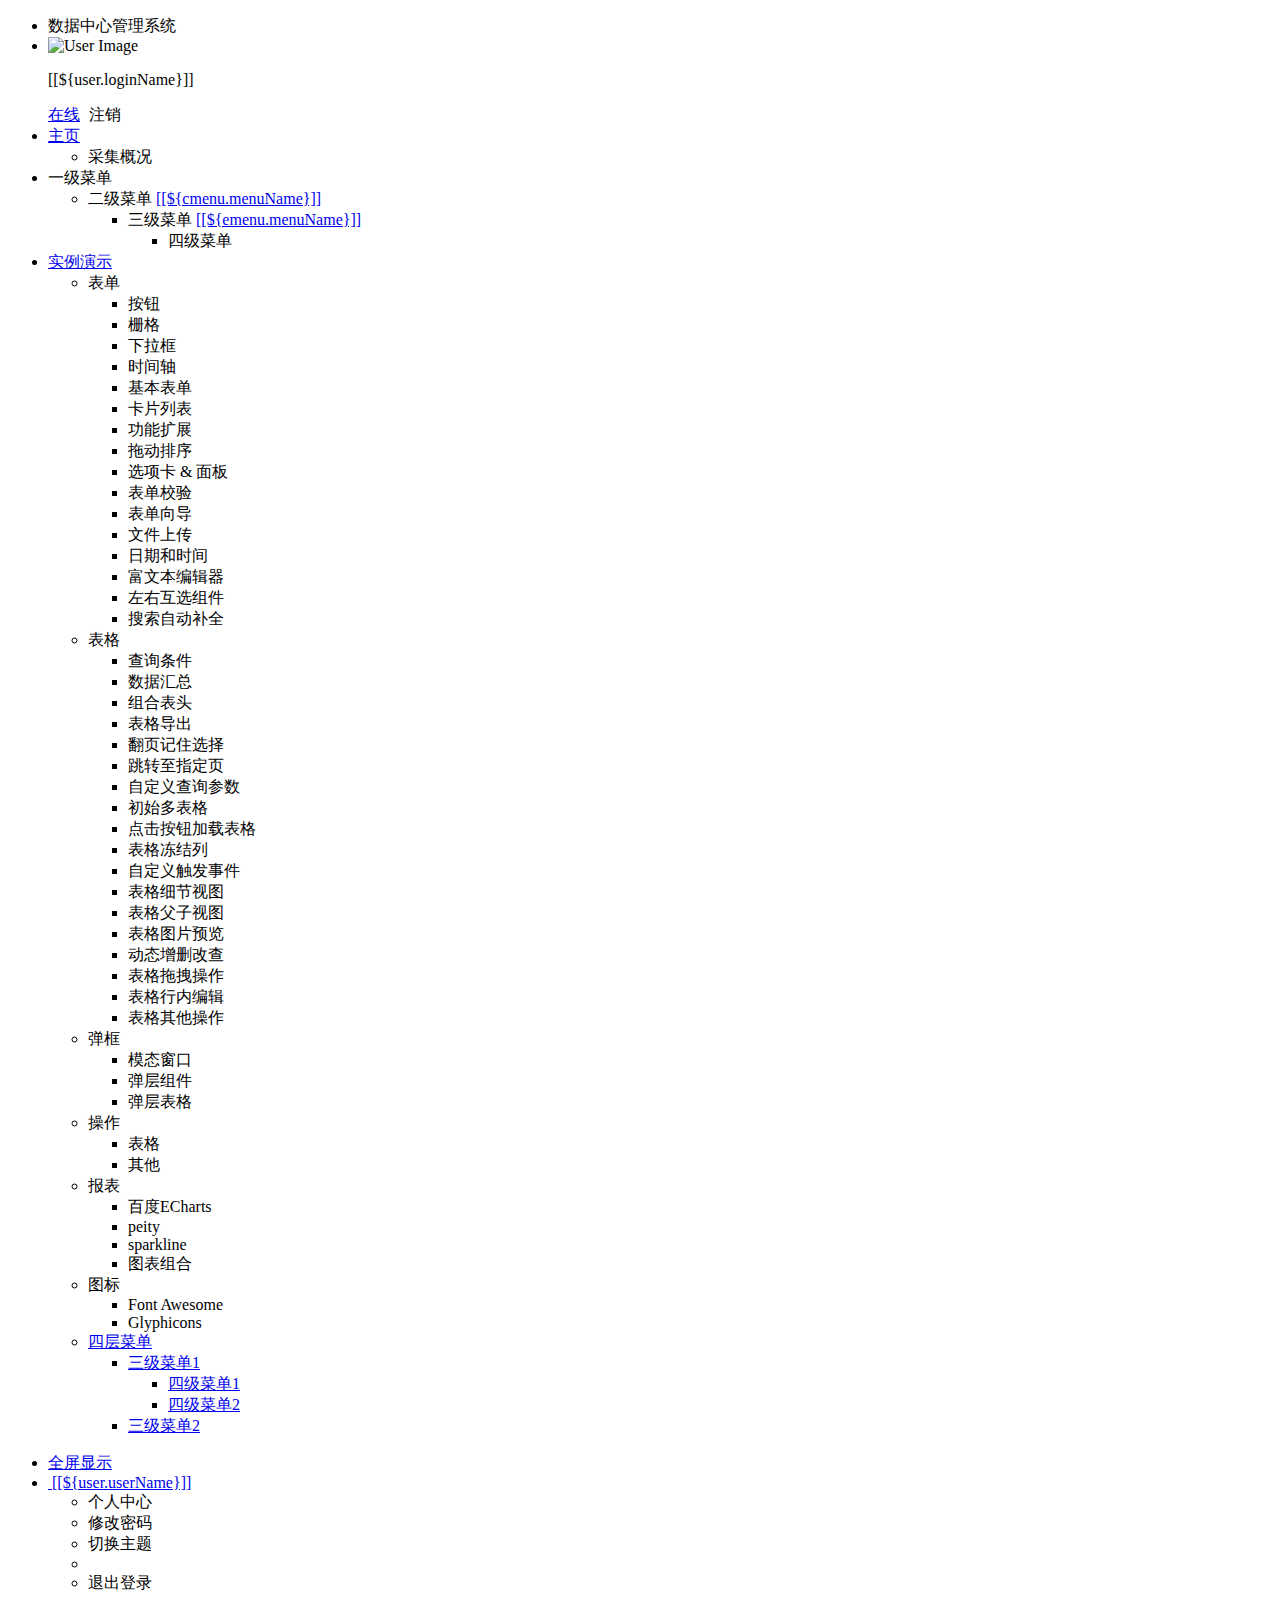
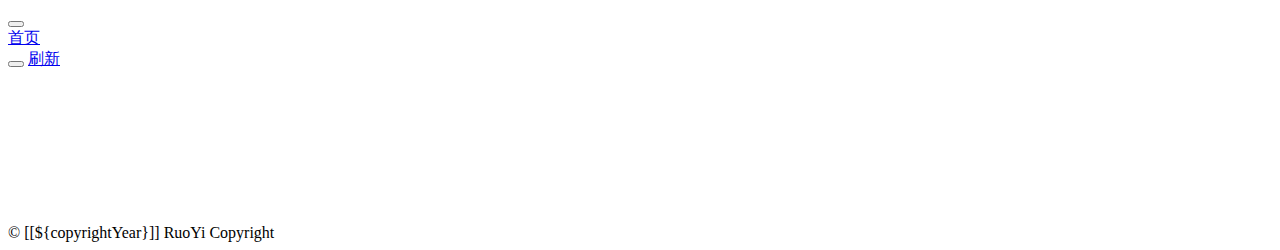
<file: src/main/resources/templates/index.html>
<!DOCTYPE html>
<html  lang="zh" xmlns:th="http://www.thymeleaf.org">
<head>
    <meta charset="utf-8">
    <meta name="viewport" content="width=device-width, initial-scale=1.0">
    <meta name="renderer" content="webkit">
    <title>系统首页</title>
    <!--[if lt IE 9]>
    <meta http-equiv="refresh" content="0;ie.html"/>
    <![endif]-->
    <link th:href="@{favicon.ico}" rel="stylesheet"/>
    <link th:href="@{/css/bootstrap.min.css}" rel="stylesheet"/>
    <link th:href="@{/css/jquery.contextMenu.min.css}" rel="stylesheet"/>
    <link th:href="@{/css/font-awesome.min.css}" rel="stylesheet"/>
    <link th:href="@{/css/animate.css}" rel="stylesheet"/>
    <link th:href="@{/css/style.css}" rel="stylesheet"/>
    <link th:href="@{/css/skins.css}" rel="stylesheet"/>
    <link th:href="@{/ruoyi/css/ry-ui.css?v=4.1.0}" rel="stylesheet"/>
</head>
<body class="fixed-sidebar full-height-layout gray-bg" style="overflow: hidden">
<div id="wrapper">

    <!--左侧导航开始-->
    <nav class="navbar-default navbar-static-side" role="navigation">
        <div class="nav-close">
            <i class="fa fa-times-circle"></i>
        </div>
        <div class="sidebar-collapse">
            <ul class="nav" id="side-menu">
                <a th:href="@{/index}">
                  <li class="logo">
				    <span class="logo-lg" >数据中心管理系统</span> 
            	  </li>
            	</a>
            	<li>
            		<div class="user-panel">
            			<a class="menuItem" title="个人中心" th:href="@{/system/user/profile}"> 
            				<div class="hide" th:text="个人中心"></div>
					        <div class="pull-left image">
		                    	<img th:src="(${user.avatar} == '') ? @{/img/profile.jpg} : @{${user.avatar}}" class="img-circle" alt="User Image">
					        </div>
				        </a>
				        <div class="pull-left info">
				          <p>[[${user.loginName}]]</p>
				          <a href="#"><i class="fa fa-circle text-success"></i> 在线</a>
				          <a th:href="@{logout}" style="padding-left:5px;"><i class="fa fa-sign-out text-danger"></i> 注销</a>
				        </div>
				    </div>
            	</li>
                <li>
                    <a href="#"><i class="fa fa-home"></i> <span class="nav-label">主页</span> <span class="fa arrow"></span></a>
                    <ul class="nav nav-second-level">
                        <li><a class="menuItem" th:href="@{/system/main}">采集概况</a></li>
                    </ul>
                </li>
                <li th:each="menu : ${menus}">
                	<a th:class="@{${menu.url != '' && menu.url != '#'} ? ${menu.target}}" th:href="@{${menu.url == ''} ? |#| : ${menu.url}}">
                		<i class="fa fa-bar-chart-o" th:class="${menu.icon}"></i>
                    	<span class="nav-label" th:text="${menu.menuName}">一级菜单</span> 
                    	<span th:class="${menu.url == '' || menu.url == '#'} ? |fa arrow|"></span>
                	</a>
                    <ul class="nav nav-second-level collapse">
						<li th:each="cmenu : ${menu.children}">
							<a th:if="${#lists.isEmpty(cmenu.children)}" th:class="${cmenu.target == ''} ? |menuItem| : ${cmenu.target}" th:utext="${cmenu.menuName}" th:href="@{${cmenu.url}}">二级菜单</a>
							<a th:if="${not #lists.isEmpty(cmenu.children)}" href="#">[[${cmenu.menuName}]]<span class="fa arrow"></span></a>
							<ul th:if="${not #lists.isEmpty(cmenu.children)}" class="nav nav-third-level">
								<li th:each="emenu : ${cmenu.children}">
								    <a th:if="${#lists.isEmpty(emenu.children)}" th:class="${emenu.target == ''} ? |menuItem| : ${emenu.target}" th:text="${emenu.menuName}" th:href="@{${emenu.url}}">三级菜单</a>
								    <a th:if="${not #lists.isEmpty(emenu.children)}" href="#">[[${emenu.menuName}]]<span class="fa arrow"></span></a>
								    <ul th:if="${not #lists.isEmpty(emenu.children)}" class="nav nav-four-level">
								      	<li th:each="fmenu : ${emenu.children}"><a th:if="${#lists.isEmpty(fmenu.children)}" th:class="${fmenu.target == ''} ? |menuItem| : ${fmenu.target}" th:text="${fmenu.menuName}" th:href="@{${fmenu.url}}">四级菜单</a></li>
								    </ul>
								</li>
							</ul>
						</li>
					</ul>
                </li>
                <li th:if="${demoEnabled}">
                    <a href="#"><i class="fa fa-desktop"></i><span class="nav-label">实例演示</span><span class="fa arrow"></span></a>
                    <ul class="nav nav-second-level collapse">
                        <li> <a>表单<span class="fa arrow"></span></a>
                            <ul class="nav nav-third-level">
								<li><a class="menuItem" th:href="@{/demo/form/button}">按钮</a></li>
								<li><a class="menuItem" th:href="@{/demo/form/grid}">栅格</a></li>
								<li><a class="menuItem" th:href="@{/demo/form/select}">下拉框</a></li>
								<li><a class="menuItem" th:href="@{/demo/form/timeline}">时间轴</a></li>
								<li><a class="menuItem" th:href="@{/demo/form/basic}">基本表单</a></li>
								<li><a class="menuItem" th:href="@{/demo/form/cards}">卡片列表</a></li>
								<li><a class="menuItem" th:href="@{/demo/form/jasny}">功能扩展</a></li>
								<li><a class="menuItem" th:href="@{/demo/form/sortable}">拖动排序</a></li>
								<li><a class="menuItem" th:href="@{/demo/form/tabs_panels}">选项卡 & 面板</a></li>
								<li><a class="menuItem" th:href="@{/demo/form/validate}">表单校验</a></li>
								<li><a class="menuItem" th:href="@{/demo/form/wizard}">表单向导</a></li>
								<li><a class="menuItem" th:href="@{/demo/form/upload}">文件上传</a></li>
								<li><a class="menuItem" th:href="@{/demo/form/datetime}">日期和时间</a></li>
								<li><a class="menuItem" th:href="@{/demo/form/summernote}">富文本编辑器</a></li>
								<li><a class="menuItem" th:href="@{/demo/form/duallistbox}">左右互选组件</a></li>
								<li><a class="menuItem" th:href="@{/demo/form/autocomplete}">搜索自动补全</a></li>
							</ul>
                        </li>
                        <li> <a>表格<span class="fa arrow"></span></a>
                            <ul class="nav nav-third-level">
								<li><a class="menuItem" th:href="@{/demo/table/search}">查询条件</a></li>
								<li><a class="menuItem" th:href="@{/demo/table/footer}">数据汇总</a></li>
								<li><a class="menuItem" th:href="@{/demo/table/groupHeader}">组合表头</a></li>
								<li><a class="menuItem" th:href="@{/demo/table/export}">表格导出</a></li>
								<li><a class="menuItem" th:href="@{/demo/table/remember}">翻页记住选择</a></li>
								<li><a class="menuItem" th:href="@{/demo/table/pageGo}">跳转至指定页</a></li>
								<li><a class="menuItem" th:href="@{/demo/table/params}">自定义查询参数</a></li>
								<li><a class="menuItem" th:href="@{/demo/table/multi}">初始多表格</a></li>
								<li><a class="menuItem" th:href="@{/demo/table/button}">点击按钮加载表格</a></li>
								<li><a class="menuItem" th:href="@{/demo/table/fixedColumns}">表格冻结列</a></li>
								<li><a class="menuItem" th:href="@{/demo/table/event}">自定义触发事件</a></li>
								<li><a class="menuItem" th:href="@{/demo/table/detail}">表格细节视图</a></li>
								<li><a class="menuItem" th:href="@{/demo/table/child}">表格父子视图</a></li>
								<li><a class="menuItem" th:href="@{/demo/table/image}">表格图片预览</a></li>
								<li><a class="menuItem" th:href="@{/demo/table/curd}">动态增删改查</a></li>
								<li><a class="menuItem" th:href="@{/demo/table/reorder}">表格拖拽操作</a></li>
								<li><a class="menuItem" th:href="@{/demo/table/editable}">表格行内编辑</a></li>
								<li><a class="menuItem" th:href="@{/demo/table/other}">表格其他操作</a></li>
							</ul>
                        </li>
                        <li> <a>弹框<span class="fa arrow"></span></a>
                            <ul class="nav nav-third-level">
								<li><a class="menuItem" th:href="@{/demo/modal/dialog}">模态窗口</a></li>
								<li><a class="menuItem" th:href="@{/demo/modal/layer}">弹层组件</a></li>
								<li><a class="menuItem" th:href="@{/demo/modal/table}">弹层表格</a></li>
							</ul>
                        </li>
                        <li> <a>操作<span class="fa arrow"></span></a>
                            <ul class="nav nav-third-level">
								<li><a class="menuItem" th:href="@{/demo/operate/table}">表格</a></li>
								<li><a class="menuItem" th:href="@{/demo/operate/other}">其他</a></li>
							</ul>
                        </li>
                        <li> <a>报表<span class="fa arrow"></span></a>
                            <ul class="nav nav-third-level">
								<li><a class="menuItem" th:href="@{/demo/report/echarts}">百度ECharts</a></li>
								<li><a class="menuItem" th:href="@{/demo/report/peity}">peity</a></li>
								<li><a class="menuItem" th:href="@{/demo/report/sparkline}">sparkline</a></li>
								<li><a class="menuItem" th:href="@{/demo/report/metrics}">图表组合</a></li>
							</ul>
                        </li>
                        <li> <a>图标<span class="fa arrow"></span></a>
                            <ul class="nav nav-third-level">
								<li><a class="menuItem" th:href="@{/demo/icon/fontawesome}">Font Awesome</a></li>
								<li><a class="menuItem" th:href="@{/demo/icon/glyphicons}">Glyphicons</a></li>
							</ul>
                        </li>
                        <li>
	                        <a href="#"><i class="fa fa-sitemap"></i> <span class="nav-label">四层菜单 </span><span class="fa arrow"></span></a>
	                        <ul class="nav nav-second-level collapse">
	                            <li>
	                                <a href="#" id="damian">三级菜单1<span class="fa arrow"></span></a>
	                                <ul class="nav nav-third-level">
	                                    <li>
	                                        <a href="#">四级菜单1</a>
	                                    </li>
	                                    <li>
	                                        <a href="#">四级菜单2</a>
	                                    </li>
	                                </ul>
	                            </li>
	                            <li><a href="#">三级菜单2</a></li>
	                        </ul>
	                    </li>
                    </ul>
                </li>
            </ul>
        </div>
    </nav>
    <!--左侧导航结束-->
    
    <!--右侧部分开始-->
    <div id="page-wrapper" class="gray-bg dashbard-1">
        <div class="row border-bottom">
            <nav class="navbar navbar-static-top" role="navigation" style="margin-bottom: 0">
                <div class="navbar-header">
                    <a class="navbar-minimalize minimalize-styl-2" style="color:#FFF;" href="#" title="收起菜单">
                    	<i class="fa fa-bars"></i>
                    </a>
                </div>
                <ul class="nav navbar-top-links navbar-right welcome-message">
                    <!-- 
                    <li><a title="阿里云双12" href="https://www.aliyun.com/minisite/goods?userCode=brki8iof&share_source=copy_link" target="_blank"><i class="fa fa-cloud"></i> 阿里云双12</a></li>
                    <li><a title="视频教程" href="http://doc.ruoyi.vip/ruoyi/document/spjc.html" target="_blank"><i class="fa fa-video-camera"></i> 视频教程</a></li>
                    <li><a title="开发文档" href="http://doc.ruoyi.vip" target="_blank"><i class="fa fa-question-circle"></i> 开发文档</a></li> 
                    -->
	                <li><a title="全屏显示" href="javascript:void(0)" id="fullScreen"><i class="fa fa-arrows-alt"></i> 全屏显示</a></li>
                    <li class="dropdown user-menu">
						<a href="javascript:void(0)" class="dropdown-toggle" data-hover="dropdown">
							<img th:src="(${user.avatar} == '') ? @{/img/profile.jpg} : @{${user.avatar}}" class="user-image">
							<span class="hidden-xs">[[${user.userName}]]</span>
						</a>
						<ul class="dropdown-menu">
							<li class="mt5">
								<a th:href="@{/system/user/profile}" class="menuItem">
								<i class="fa fa-user"></i> 个人中心</a>
							</li>
							<li>
								<a onclick="resetPwd()">
								<i class="fa fa-key"></i> 修改密码</a>
							</li>
							<li>
								<a onclick="switchSkin()">
								<i class="fa fa-dashboard"></i> 切换主题</a>
							</li>
							<li class="divider"></li>
							<li>
								<a th:href="@{logout}">
								<i class="fa fa-sign-out"></i> 退出登录</a>
							</li>
						</ul>
					</li>
                </ul>
            </nav>
        </div>
        <div class="row content-tabs">
            <button class="roll-nav roll-left tabLeft">
                <i class="fa fa-backward"></i>
            </button>
            <nav class="page-tabs menuTabs">
                <div class="page-tabs-content">
                    <a href="javascript:;" class="active menuTab" data-id="/system/main">首页</a>
                </div>
            </nav>
            <button class="roll-nav roll-right tabRight">
                <i class="fa fa-forward"></i>
            </button>
            <a href="javascript:void(0);" class="roll-nav roll-right tabReload"><i class="fa fa-refresh"></i> 刷新</a>
        </div>
        
        <a id="ax_close_max" class="ax_close_max" href="#" title="关闭全屏"> <i class="fa fa-times-circle-o"></i> </a>
                    
        <div class="row mainContent" id="content-main">
            <iframe class="RuoYi_iframe" name="iframe0" width="100%" height="100%" data-id="/system/main"
                    th:src="@{/system/main}" frameborder="0" seamless></iframe>
        </div>
        <div class="footer">
            <div class="pull-right">© [[${copyrightYear}]] RuoYi Copyright </div>
        </div>
    </div>
    <!--右侧部分结束-->
</div>
<!-- 全局js -->
<script th:src="@{/js/jquery.min.js}"></script>
<script th:src="@{/js/bootstrap.min.js}"></script>
<script th:src="@{/js/plugins/metisMenu/jquery.metisMenu.js}"></script>
<script th:src="@{/js/plugins/slimscroll/jquery.slimscroll.min.js}"></script>
<script th:src="@{/js/jquery.contextMenu.min.js}"></script>
<script th:src="@{/ajax/libs/blockUI/jquery.blockUI.js}"></script>
<script th:src="@{/ajax/libs/layer/layer.min.js}"></script>
<script th:src="@{/ruoyi/js/ry-ui.js?v=4.1.0}"></script>
<script th:src="@{/ruoyi/js/common.js?v=4.1.0}"></script>
<script th:src="@{/ruoyi/index.js}"></script>
<script th:src="@{/ajax/libs/fullscreen/jquery.fullscreen.js}"></script>
<script th:inline="javascript">
var ctx = [[@{/}]];
// 皮肤缓存
var skin = storage.get("skin");
// history（表示去掉地址的#）否则地址以"#"形式展示
var mode = "history";
// 历史访问路径缓存
var historyPath = storage.get("historyPath");
// 排除非左侧菜单链接
var excludesUrl = ["/system/user/profile"];

// 本地主题优先，未设置取系统配置
if($.common.isNotEmpty(skin)){
	$("body").addClass(skin.split('|')[0]);
	$("body").addClass(skin.split('|')[1]);
} else {
	var sideTheme = [[${@config.getKey('sys.index.sideTheme')}]];
	var skinName = [[${@config.getKey('sys.index.skinName')}]];
	$("body").addClass(sideTheme);
	$("body").addClass(skinName);
}

/* 用户管理-重置密码 */
function resetPwd() {
    var url = ctx + 'system/user/profile/resetPwd';
    $.modal.open("重置密码", url, '770', '380');
}
/* 切换主题 */
function switchSkin() {
    layer.open({
		type : 2,
		shadeClose : true,
		title : "切换主题",
		area : ["530px", "386px"],
		content : [ctx + "system/switchSkin", 'no']
	})
}

/** 刷新时访问路径页签 */
function applyPath(url) {
	$('a[href$="' + decodeURI(url) + '"]').click();
    if($.inArray(url, excludesUrl)){
        $('a[href$="' + url + '"]').parent("li").addClass("selected").parents("li").addClass("active").end().parents("ul").addClass("in");
    }
}

$(function() {
	if($.common.equals("history", mode) && window.performance.navigation.type == 1) {
		var url = storage.get('publicPath');
	    if ($.common.isNotEmpty(url)) {
	    	applyPath(url);
	    }
	} else {
		var hash = location.hash;
	    if ($.common.isNotEmpty(hash)) {
	        var url = hash.substring(1, hash.length);
	        applyPath(url);
	    }
	}
});
</script>
</body>
</html>
</file>
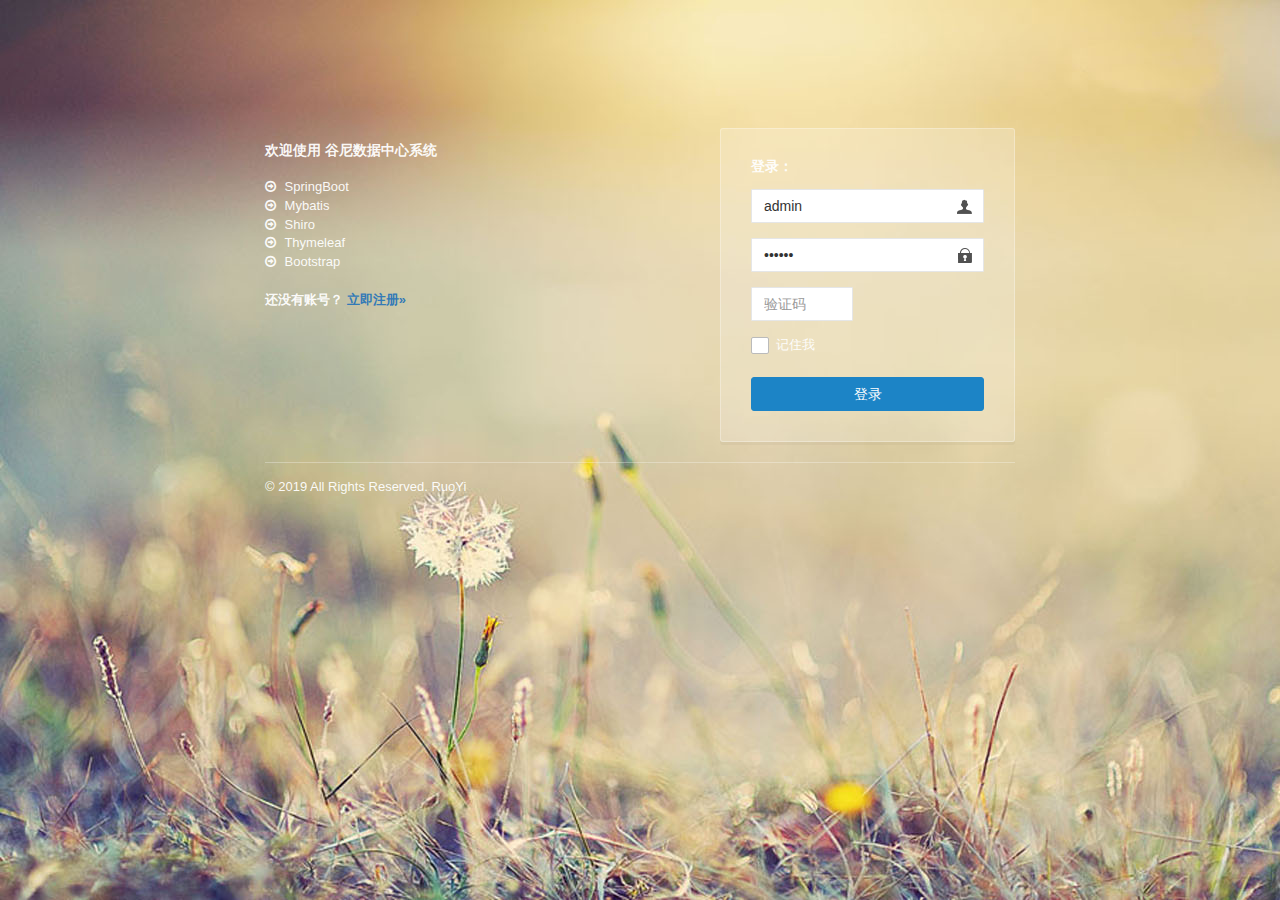
<file: src/main/resources/templates/login.html>
<!DOCTYPE html>
<html  lang="zh" xmlns:th="http://www.thymeleaf.org">
<head>
    <meta charset="utf-8">
    <meta name="viewport" content="width=device-width, initial-scale=1.0, maximum-scale=1.0">
    
    <title>登录系统</title>
    <meta name="description" content="管理框架">
    <link href="../static/css/bootstrap.min.css" th:href="@{/css/bootstrap.min.css}" rel="stylesheet"/>
    <link href="../static/css/font-awesome.min.css" th:href="@{/css/font-awesome.min.css}" rel="stylesheet"/>
    <link href="../static/css/style.css" th:href="@{/css/style.css}" rel="stylesheet"/>
    <link href="../static/css/login.min.css" th:href="@{/css/login.min.css}" rel="stylesheet"/>
    <link href="../static/ruoyi/css/ry-ui.css" th:href="@{/ruoyi/css/ry-ui.css?v=4.1.0}" rel="stylesheet"/>
    <!--[if lt IE 9]>
    <meta http-equiv="refresh" content="0;ie.html" />
    <![endif]-->
    <link rel="shortcut icon" href="../static/favicon.ico" th:href="@{favicon.ico}"/>
    <style type="text/css">label.error { position:inherit;  }</style>
    <script>
        if(window.top!==window.self){window.top.location=window.location};
    </script>
</head>

<body class="signin">

    <div class="signinpanel">
        <div class="row">
            <div class="col-sm-7">
                <div class="signin-info">
                    <div class="logopanel m-b">
                        <!-- <h1><img alt="[ 谷尼 ]" src="../static/ruoyi.png" th:src="@{/ruoyi.png}"></h1> -->
                    </div>
                    <div class="m-b"></div>
                    <h4>欢迎使用 <strong>谷尼数据中心系统</strong></h4>
                    <ul class="m-b">
                        <li><i class="fa fa-arrow-circle-o-right m-r-xs"></i> SpringBoot</li>
                        <li><i class="fa fa-arrow-circle-o-right m-r-xs"></i> Mybatis</li>
                        <li><i class="fa fa-arrow-circle-o-right m-r-xs"></i> Shiro</li>
                        <li><i class="fa fa-arrow-circle-o-right m-r-xs"></i> Thymeleaf</li>
                        <li><i class="fa fa-arrow-circle-o-right m-r-xs"></i> Bootstrap</li>
                    </ul>
                    <strong>还没有账号？ <a href="#">立即注册&raquo;</a></strong>
                </div>
            </div>
            <div class="col-sm-5">
                <form id="signupForm">
                    <h4 class="no-margins">登录：</h4>
                   <!--  <p class="m-t-md">你若不离不弃，我必生死相依</p> --><!-- admin  admin123 -->
                    <input type="text"     name="username" class="form-control uname"     placeholder="用户名" value="admin"    />
                    <input type="password" name="password" class="form-control pword"     placeholder="密码"   value="111111" />
					<div class="row m-t" th:if="${captchaEnabled==true}">
						<div class="col-xs-6">
						    <input type="text" name="validateCode" class="form-control code" placeholder="验证码" maxlength="5" autocomplete="off">
						</div>
						<div class="col-xs-6">
							<a href="javascript:void(0);" title="点击更换验证码">
								<img th:src="@{captcha/captchaImage(type=${captchaType})}" class="imgcode" width="85%"/>
							</a>
						</div>
					</div>
                    <div class="checkbox-custom" th:classappend="${captchaEnabled==false} ? 'm-t'">
				        <input type="checkbox" id="rememberme" name="rememberme"> <label for="rememberme">记住我</label>
				    </div>
                    <button class="btn btn-success btn-block" id="btnSubmit" data-loading="正在验证登录，请稍后...">登录</button>
                </form>
            </div>
        </div>
        <div class="signup-footer">
            <div class="pull-left">
                &copy; 2019 All Rights Reserved. RuoYi <br>
            </div>
        </div>
    </div>
<script th:inline="javascript"> var ctx = [[@{/}]]; var captchaType = [[${captchaType}]]; </script>
<!-- 全局js -->
<script src="../static/js/jquery.min.js" th:src="@{/js/jquery.min.js}"></script>
<script src="../static/js/bootstrap.min.js" th:src="@{/js/bootstrap.min.js}"></script>
<!-- 验证插件 -->
<script src="../static/ajax/libs/validate/jquery.validate.min.js" th:src="@{/ajax/libs/validate/jquery.validate.min.js}"></script>
<script src="../static/ajax/libs/validate/messages_zh.min.js" th:src="@{/ajax/libs/validate/messages_zh.min.js}"></script>
<script src="../static/ajax/libs/layer/layer.min.js" th:src="@{/ajax/libs/layer/layer.min.js}"></script>
<script src="../static/ajax/libs/blockUI/jquery.blockUI.js" th:src="@{/ajax/libs/blockUI/jquery.blockUI.js}"></script>
<script src="../static/ruoyi/js/ry-ui.js" th:src="@{/ruoyi/js/ry-ui.js?v=4.1.0}"></script>
<script src="../static/ruoyi/login.js" th:src="@{/ruoyi/login.js}"></script>
</body>
</html>
</file>
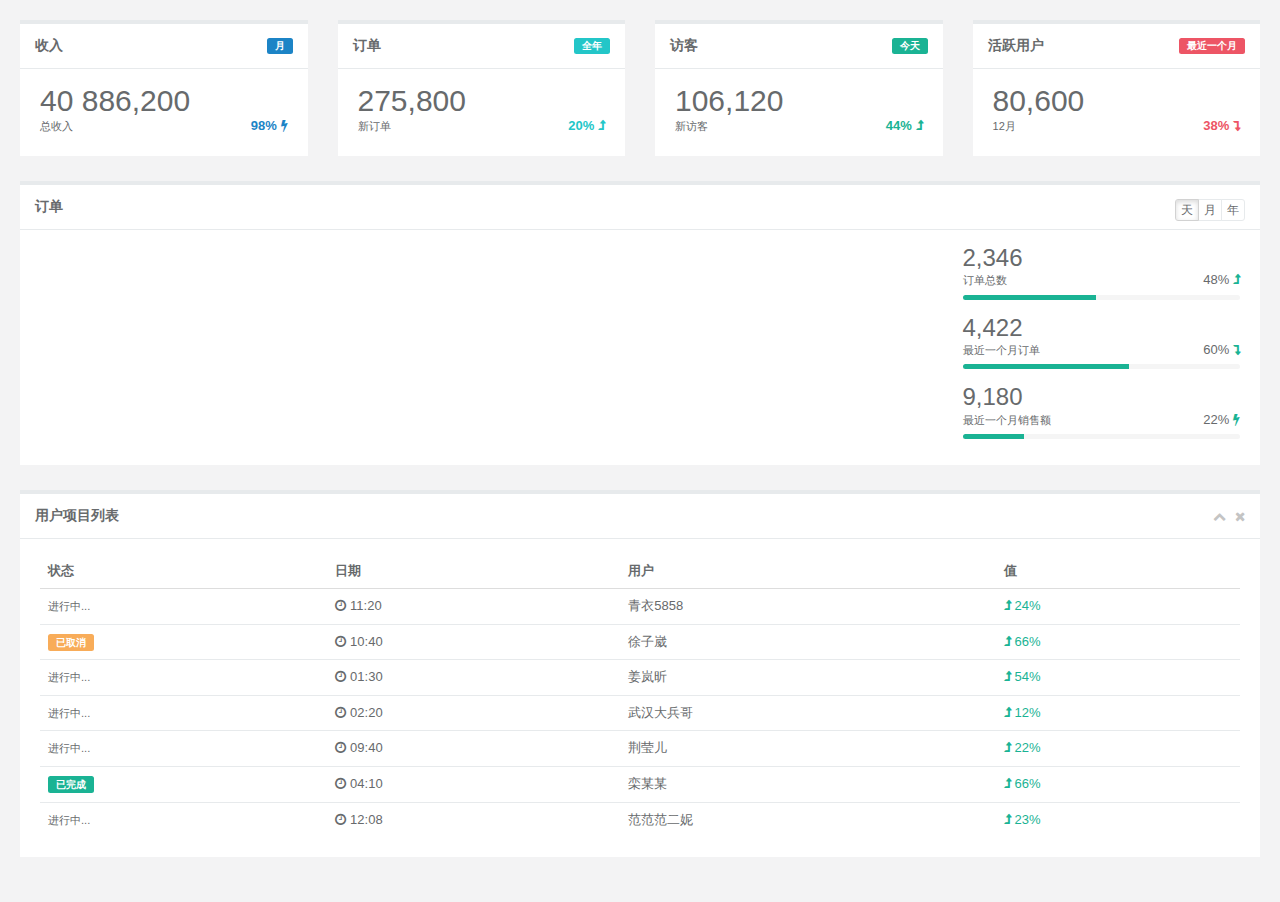
<file: src/main/resources/templates/main_v1.html>
<!DOCTYPE html>
<html lang="zh" xmlns:th="http://www.thymeleaf.org">
<head>
    <meta charset="utf-8">
    <meta name="viewport" content="width=device-width, initial-scale=1.0">
    <title>统计</title>
    <link rel="shortcut icon" href="favicon.ico">
    <link href="../static/css/bootstrap.min.css" th:href="@{/css/bootstrap.min.css}" rel="stylesheet"/>
    <link href="../static/css/font-awesome.min.css" th:href="@{/css/font-awesome.min.css}" rel="stylesheet"/>
    <link href="../static/css/main/animate.min.css" th:href="@{/css/main/animate.min.css}" rel="stylesheet"/>
    <link href="../static/css/main/style.min862f.css" th:href="@{/css/main/style.min862f.css}" rel="stylesheet"/>
</head>

<body class="gray-bg">
    <div class="wrapper wrapper-content">

        <div class="row">
            <div class="col-sm-3">
                <div class="ibox float-e-margins">
                    <div class="ibox-title">
                        <span class="label label-success pull-right">月</span>
                        <h5>收入</h5>
                    </div>
                    <div class="ibox-content">
                        <h1 class="no-margins">40 886,200</h1>
                        <div class="stat-percent font-bold text-success">98% <i class="fa fa-bolt"></i>
                        </div>
                        <small>总收入</small>
                    </div>
                </div>
            </div>
            <div class="col-sm-3">
                <div class="ibox float-e-margins">
                    <div class="ibox-title">
                        <span class="label label-info pull-right">全年</span>
                        <h5>订单</h5>
                    </div>
                    <div class="ibox-content">
                        <h1 class="no-margins">275,800</h1>
                        <div class="stat-percent font-bold text-info">20% <i class="fa fa-level-up"></i>
                        </div>
                        <small>新订单</small>
                    </div>
                </div>
            </div>
            <div class="col-sm-3">
                <div class="ibox float-e-margins">
                    <div class="ibox-title">
                        <span class="label label-primary pull-right">今天</span>
                        <h5>访客</h5>
                    </div>
                    <div class="ibox-content">
                        <h1 class="no-margins">106,120</h1>
                        <div class="stat-percent font-bold text-navy">44% <i class="fa fa-level-up"></i>
                        </div>
                        <small>新访客</small>
                    </div>
                </div>
            </div>
            <div class="col-sm-3">
                <div class="ibox float-e-margins">
                    <div class="ibox-title">
                        <span class="label label-danger pull-right">最近一个月</span>
                        <h5>活跃用户</h5>
                    </div>
                    <div class="ibox-content">
                        <h1 class="no-margins">80,600</h1>
                        <div class="stat-percent font-bold text-danger">38% <i class="fa fa-level-down"></i>
                        </div>
                        <small>12月</small>
                    </div>
                </div>
            </div>
        </div>
        
        <div class="row">
            <div class="col-sm-12">
                <div class="ibox float-e-margins">
                    <div class="ibox-title">
                        <h5>订单</h5>
                        <div class="pull-right">
                            <div class="btn-group">
                                <button type="button" class="btn btn-xs btn-white active">天</button>
                                <button type="button" class="btn btn-xs btn-white">月</button>
                                <button type="button" class="btn btn-xs btn-white">年</button>
                            </div>
                        </div>
                    </div>
                    <div class="ibox-content">
                        <div class="row">
                            <div class="col-sm-9">
                                <div class="flot-chart">
                                    <div class="flot-chart-content" id="flot-dashboard-chart"></div>
                                </div>
                            </div>
                            <div class="col-sm-3">
                                <ul class="stat-list">
                                    <li>
                                        <h2 class="no-margins">2,346</h2>
                                        <small>订单总数</small>
                                        <div class="stat-percent">48% <i class="fa fa-level-up text-navy"></i>
                                        </div>
                                        <div class="progress progress-mini">
                                            <div style="width: 48%;" class="progress-bar"></div>
                                        </div>
                                    </li>
                                    <li>
                                        <h2 class="no-margins ">4,422</h2>
                                        <small>最近一个月订单</small>
                                        <div class="stat-percent">60% <i class="fa fa-level-down text-navy"></i>
                                        </div>
                                        <div class="progress progress-mini">
                                            <div style="width: 60%;" class="progress-bar"></div>
                                        </div>
                                    </li>
                                    <li>
                                        <h2 class="no-margins ">9,180</h2>
                                        <small>最近一个月销售额</small>
                                        <div class="stat-percent">22% <i class="fa fa-bolt text-navy"></i>
                                        </div>
                                        <div class="progress progress-mini">
                                            <div style="width: 22%;" class="progress-bar"></div>
                                        </div>
                                    </li>
                                 </ul>
                            </div>
                        </div>
                    </div>
                </div>
            </div>
        </div>
        
        <div class="row">
            <div class="col-sm-12">
                <div class="ibox float-e-margins">
                    <div class="ibox-title">
                        <h5>用户项目列表</h5>
                        <div class="ibox-tools">
                            <a class="collapse-link">
                                <i class="fa fa-chevron-up"></i>
                            </a>
                            <a class="close-link">
                                <i class="fa fa-times"></i>
                            </a>
                        </div>
                    </div>
                    <div class="ibox-content">
                        <table class="table table-hover no-margins">
                            <thead>
                                <tr>
                                    <th>状态</th>
                                    <th>日期</th>
                                    <th>用户</th>
                                    <th>值</th>
                                </tr>
                            </thead>
                            <tbody>
                                <tr>
                                    <td><small>进行中...</small>
                                    </td>
                                    <td><i class="fa fa-clock-o"></i> 11:20</td>
                                    <td>青衣5858</td>
                                    <td class="text-navy"> <i class="fa fa-level-up"></i> 24%</td>
                                </tr>
                                <tr>
                                    <td><span class="label label-warning">已取消</span>
                                    </td>
                                    <td><i class="fa fa-clock-o"></i> 10:40</td>
                                    <td>徐子崴</td>
                                    <td class="text-navy"> <i class="fa fa-level-up"></i> 66%</td>
                                </tr>
                                <tr>
                                    <td><small>进行中...</small>
                                    </td>
                                    <td><i class="fa fa-clock-o"></i> 01:30</td>
                                    <td>姜岚昕</td>
                                    <td class="text-navy"> <i class="fa fa-level-up"></i> 54%</td>
                                </tr>
                                <tr>
                                    <td><small>进行中...</small>
                                    </td>
                                    <td><i class="fa fa-clock-o"></i> 02:20</td>
                                    <td>武汉大兵哥</td>
                                    <td class="text-navy"> <i class="fa fa-level-up"></i> 12%</td>
                                </tr>
                                <tr>
                                    <td><small>进行中...</small>
                                    </td>
                                    <td><i class="fa fa-clock-o"></i> 09:40</td>
                                    <td>荆莹儿</td>
                                    <td class="text-navy"> <i class="fa fa-level-up"></i> 22%</td>
                                </tr>
                                <tr>
                                    <td><span class="label label-primary">已完成</span>
                                    </td>
                                    <td><i class="fa fa-clock-o"></i> 04:10</td>
                                    <td>栾某某</td>
                                    <td class="text-navy"> <i class="fa fa-level-up"></i> 66%</td>
                                </tr>
                                <tr>
                                    <td><small>进行中...</small>
                                    </td>
                                    <td><i class="fa fa-clock-o"></i> 12:08</td>
                                    <td>范范范二妮</td>
                                    <td class="text-navy"> <i class="fa fa-level-up"></i> 23%</td>
                                </tr>
                            </tbody>
                        </table>
                    </div>
                </div>
            </div>
         </div>
      </div>
    </div>
    <script th:src="@{/js/jquery.min.js}"></script>
    <script th:src="@{/js/bootstrap.min.js}"></script>
    <script th:src="@{/ajax/libs/flot/jquery.flot.js}"></script>
    
    <th:block th:include="include :: sparkline-js" />
    <script type="text/javascript">
	    $(document).ready(function () {
	        var data2 = [
	            [gd(2012, 1, 1), 7], [gd(2012, 1, 2), 6], [gd(2012, 1, 3), 4], [gd(2012, 1, 4), 8],
	            [gd(2012, 1, 5), 9], [gd(2012, 1, 6), 7], [gd(2012, 1, 7), 5], [gd(2012, 1, 8), 4],
	            [gd(2012, 1, 9), 7], [gd(2012, 1, 10), 8], [gd(2012, 1, 11), 9], [gd(2012, 1, 12), 6],
	            [gd(2012, 1, 13), 4], [gd(2012, 1, 14), 5], [gd(2012, 1, 15), 11], [gd(2012, 1, 16), 8],
	            [gd(2012, 1, 17), 8], [gd(2012, 1, 18), 11], [gd(2012, 1, 19), 11], [gd(2012, 1, 20), 6],
	            [gd(2012, 1, 21), 6], [gd(2012, 1, 22), 8], [gd(2012, 1, 23), 11], [gd(2012, 1, 24), 13],
	            [gd(2012, 1, 25), 7], [gd(2012, 1, 26), 9], [gd(2012, 1, 27), 9], [gd(2012, 1, 28), 8],
	            [gd(2012, 1, 29), 5], [gd(2012, 1, 30), 8], [gd(2012, 1, 31), 25]
	        ];
	
	        var data3 = [
	            [gd(2012, 1, 1), 800], [gd(2012, 1, 2), 500], [gd(2012, 1, 3), 600], [gd(2012, 1, 4), 700],
	            [gd(2012, 1, 5), 500], [gd(2012, 1, 6), 456], [gd(2012, 1, 7), 800], [gd(2012, 1, 8), 589],
	            [gd(2012, 1, 9), 467], [gd(2012, 1, 10), 876], [gd(2012, 1, 11), 689], [gd(2012, 1, 12), 700],
	            [gd(2012, 1, 13), 500], [gd(2012, 1, 14), 600], [gd(2012, 1, 15), 700], [gd(2012, 1, 16), 786],
	            [gd(2012, 1, 17), 345], [gd(2012, 1, 18), 888], [gd(2012, 1, 19), 888], [gd(2012, 1, 20), 888],
	            [gd(2012, 1, 21), 987], [gd(2012, 1, 22), 444], [gd(2012, 1, 23), 999], [gd(2012, 1, 24), 567],
	            [gd(2012, 1, 25), 786], [gd(2012, 1, 26), 666], [gd(2012, 1, 27), 888], [gd(2012, 1, 28), 900],
	            [gd(2012, 1, 29), 178], [gd(2012, 1, 30), 555], [gd(2012, 1, 31), 993]
	        ];
	
	
	        var dataset = [
	            {
	                label: "订单数",
	                data: data3,
	                color: "#1ab394",
	                bars: {
	                    show: true,
	                    align: "center",
	                    barWidth: 24 * 60 * 60 * 600,
	                    lineWidth: 0
	                }
	
	            }, {
	                label: "付款数",
	                data: data2,
	                yaxis: 2,
	                color: "#464f88",
	                lines: {
	                    lineWidth: 1,
	                    show: true,
	                    fill: true,
	                    fillColor: {
	                        colors: [{
	                            opacity: 0.2
	                        }, {
	                            opacity: 0.2
	                        }]
	                    }
	                },
	                splines: {
	                    show: false,
	                    tension: 0.6,
	                    lineWidth: 1,
	                    fill: 0.1
	                },
	            }
	        ];
	
	
	        var options = {
	            xaxis: {
	                mode: "time",
	                tickSize: [3, "day"],
	                tickLength: 0,
	                axisLabel: "Date",
	                axisLabelUseCanvas: true,
	                axisLabelFontSizePixels: 12,
	                axisLabelFontFamily: 'Arial',
	                axisLabelPadding: 10,
	                color: "#838383"
	            },
	            yaxes: [{
	                    position: "left",
	                    max: 1070,
	                    color: "#838383",
	                    axisLabelUseCanvas: true,
	                    axisLabelFontSizePixels: 12,
	                    axisLabelFontFamily: 'Arial',
	                    axisLabelPadding: 3
	            }, {
	                    position: "right",
	                    clolor: "#838383",
	                    axisLabelUseCanvas: true,
	                    axisLabelFontSizePixels: 12,
	                    axisLabelFontFamily: ' Arial',
	                    axisLabelPadding: 67
	            }
	            ],
	            legend: {
	                noColumns: 1,
	                labelBoxBorderColor: "#000000",
	                position: "nw"
	            },
	            grid: {
	                hoverable: false,
	                borderWidth: 0,
	                color: '#838383'
	            }
	        };
	
	        function gd(year, month, day) {
	            return new Date(year, month - 1, day).getTime();
	        }
	
	        var previousPoint = null,
	            previousLabel = null;
	
	        $.plot($("#flot-dashboard-chart"), dataset, options);
	    });
    </script>
</body>
</html>
</file>
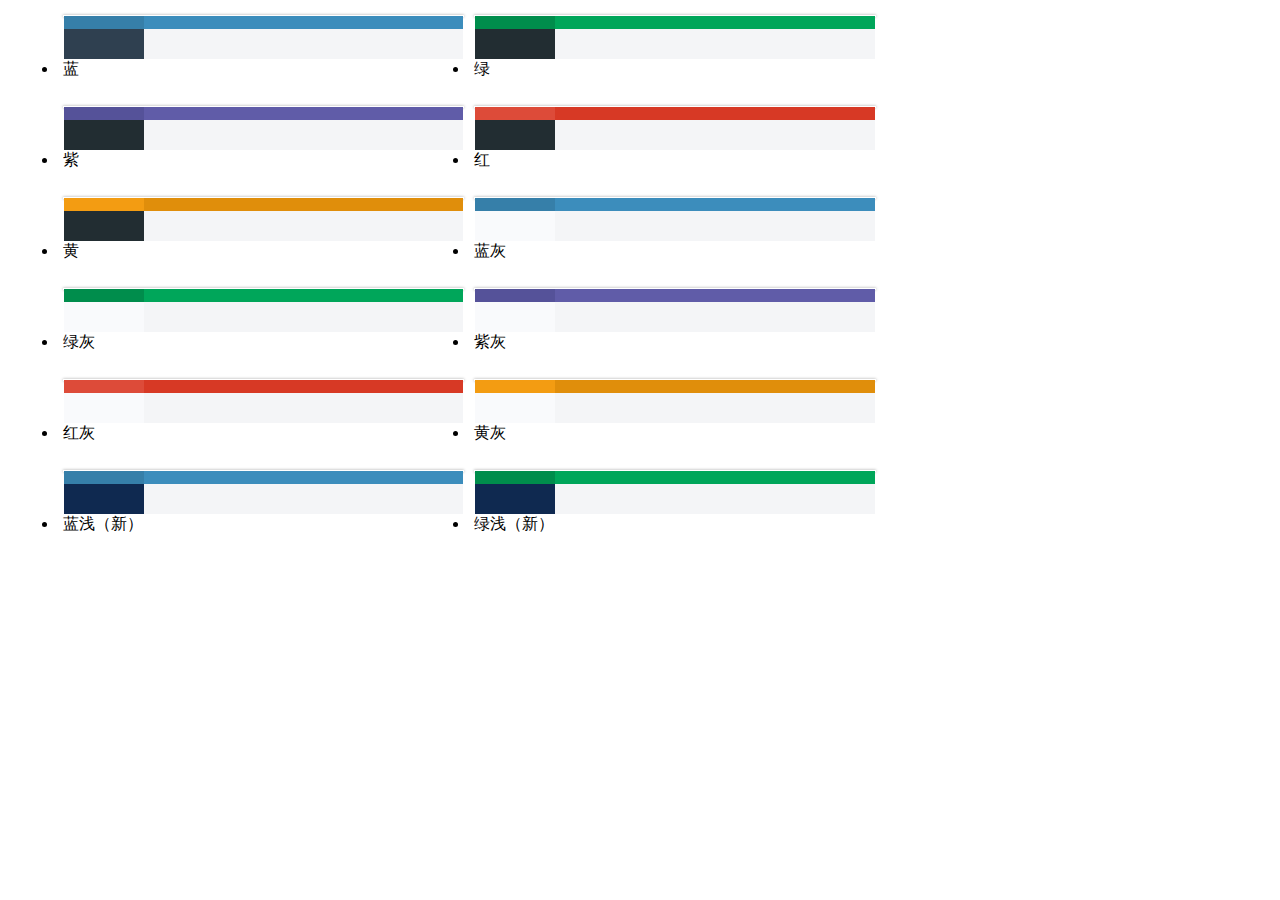
<file: src/main/resources/templates/skin.html>
<!DOCTYPE html>
<html  lang="zh" xmlns:th="http://www.thymeleaf.org">
<head>
    <meta charset="utf-8">
    <meta name="viewport" content="width=device-width, initial-scale=1.0">
    <meta name="renderer" content="webkit">
    <title>主题选择</title>
    <!--[if lt IE 9]>
    <meta http-equiv="refresh" content="0;ie.html"/>
    <![endif]-->
    <link rel="shortcut icon" href="../static/favicon.ico" th:href="@{favicon.ico}"/>
    <link th:href="@{/css/bootstrap.min.css}" rel="stylesheet"/>
    <link th:href="@{/css/style.css}" rel="stylesheet"/>
    <style type="text/css">
		.list-unstyled{margin:10px;}
		.full-opacity-hover{opacity:1;filter:alpha(opacity=1);border:1px solid #fff}
		.full-opacity-hover:hover{border:1px solid #f00;}
	</style>
</head>
<body class="gray-bg">
<ul class="list-unstyled clearfix">
	<li style="float:left; width: 33.33333%; padding: 5px;">
		<a href="javascript:" data-skin="skin-blue|theme-dark" style="display: block; box-shadow: 0 0 3px rgba(0,0,0,0.4)" class="clearfix full-opacity-hover">
			<span style="width: 20%; float: left; height: 13px; background: #367fa9"></span>
			<span style="width: 80%; float: left; height: 13px; background: #3c8dbc"></span>
			<span style="width: 20%; float: left; height: 30px; background: #2f4050"></span>
			<span style="width: 80%; float: left; height: 30px; background: #f4f5f7"></span>
		</a>
		<p class="text-center">蓝</p>
	</li>
	
	<li style="float:left; width: 33.33333%; padding: 5px;">
		<a href="javascript:" data-skin="skin-green|theme-dark" style="display: block; box-shadow: 0 0 3px rgba(0,0,0,0.4)" class="clearfix full-opacity-hover">
			<span style="width: 20%; float: left; height: 13px; background: #008d4c"></span>
			<span style="width: 80%; float: left; height: 13px; background: #00a65a"></span>
			<span style="width: 20%; float: left; height: 30px; background: #222d32"></span>
			<span style="width: 80%; float: left; height: 30px; background: #f4f5f7"></span>
		</a>
		<p class="text-center">绿</p>
	</li>
	
	<li style="float:left; width: 33.33333%; padding: 5px;">
		<a href="javascript:" data-skin="skin-purple|theme-dark" style="display: block; box-shadow: 0 0 3px rgba(0,0,0,0.4)" class="clearfix full-opacity-hover">
			<span style="width: 20%; float: left; height: 13px; background: #555299"></span>
			<span style="width: 80%; float: left; height: 13px; background: #605ca8"></span>
			<span style="width: 20%; float: left; height: 30px; background: #222d32"></span>
			<span style="width: 80%; float: left; height: 30px; background: #f4f5f7"></span>
		</a>
		<p class="text-center">紫</p>
	</li>
	
	<li style="float:left; width: 33.33333%; padding: 5px;">
		<a href="javascript:" data-skin="skin-red|theme-dark" style="display: block; box-shadow: 0 0 3px rgba(0,0,0,0.4)" class="clearfix full-opacity-hover">
			<span style="width: 20%; float: left; height: 13px; background: #dd4b39"></span>
			<span style="width: 80%; float: left; height: 13px; background: #d73925"></span>
			<span style="width: 20%; float: left; height: 30px; background: #222d32"></span>
			<span style="width: 80%; float: left; height: 30px; background: #f4f5f7"></span>
		</a>
		<p class="text-center">红</p>
	</li>
	
	<li style="float:left; width: 33.33333%; padding: 5px;">
		<a href="javascript:" data-skin="skin-yellow|theme-dark" style="display: block; box-shadow: 0 0 3px rgba(0,0,0,0.4)" class="clearfix full-opacity-hover">
			<span style="width: 20%; float: left; height: 13px; background: #f39c12"></span>
			<span style="width: 80%; float: left; height: 13px; background: #e08e0b"></span>
			<span style="width: 20%; float: left; height: 30px; background: #222d32"></span>
			<span style="width: 80%; float: left; height: 30px; background: #f4f5f7"></span>
		</a>
		<p class="text-center">黄</p>
	</li>
	
	<li style="float:left; width: 33.33333%; padding: 5px;">
		<a href="javascript:" data-skin="skin-blue|theme-light" style="display: block; box-shadow: 0 0 3px rgba(0,0,0,0.4)" class="clearfix full-opacity-hover">
			<span style="width: 20%; float: left; height: 13px; background: #367fa9"></span>
			<span style="width: 80%; float: left; height: 13px; background: #3c8dbc"></span>
			<span style="width: 20%; float: left; height: 30px; background: #f9fafc"></span>
			<span style="width: 80%; float: left; height: 30px; background: #f4f5f7"></span>
		</a>
		<p class="text-center">蓝灰</p>
	</li>
	
	<li style="float:left; width: 33.33333%; padding: 5px;">
		<a href="javascript:" data-skin="skin-green|theme-light" style="display: block; box-shadow: 0 0 3px rgba(0,0,0,0.4)" class="clearfix full-opacity-hover">
			<span style="width: 20%; float: left; height: 13px; background: #008d4c"></span>
			<span style="width: 80%; float: left; height: 13px; background: #00a65a"></span>
			<span style="width: 20%; float: left; height: 30px; background: #f9fafc"></span>
			<span style="width: 80%; float: left; height: 30px; background: #f4f5f7"></span>
		</a>
		<p class="text-center">绿灰</p>
	</li>
	
	<li style="float:left; width: 33.33333%; padding: 5px;">
		<a href="javascript:" data-skin="skin-purple|theme-light" style="display: block; box-shadow: 0 0 3px rgba(0,0,0,0.4)" class="clearfix full-opacity-hover">
			<span style="width: 20%; float: left; height: 13px; background: #555299"></span>
			<span style="width: 80%; float: left; height: 13px; background: #605ca8"></span>
			<span style="width: 20%; float: left; height: 30px; background: #f9fafc"></span>
			<span style="width: 80%; float: left; height: 30px; background: #f4f5f7"></span>
		</a>
		<p class="text-center">紫灰</p>
	</li>
	
	<li style="float:left; width: 33.33333%; padding: 5px;">
		<a href="javascript:" data-skin="skin-red|theme-light" style="display: block; box-shadow: 0 0 3px rgba(0,0,0,0.4)" class="clearfix full-opacity-hover">
			<span style="width: 20%; float: left; height: 13px; background: #dd4b39"></span>
			<span style="width: 80%; float: left; height: 13px; background: #d73925"></span>
			<span style="width: 20%; float: left; height: 30px; background: #f9fafc"></span>
			<span style="width: 80%; float: left; height: 30px; background: #f4f5f7"></span>
		</a>
		<p class="text-center">红灰</p>
	</li>
	
	<li style="float:left; width: 33.33333%; padding: 5px;">
		<a href="javascript:" data-skin="skin-yellow|theme-light" style="display: block; box-shadow: 0 0 3px rgba(0,0,0,0.4)" class="clearfix full-opacity-hover">
			<span style="width: 20%; float: left; height: 13px; background: #f39c12"></span>
			<span style="width: 80%; float: left; height: 13px; background: #e08e0b"></span>
			<span style="width: 20%; float: left; height: 30px; background: #f9fafc"></span>
			<span style="width: 80%; float: left; height: 30px; background: #f4f5f7"></span>
		</a>
		<p class="text-center">黄灰</p>
	</li>
	
	<li style="float:left; width: 33.33333%; padding: 5px;">
		<a href="javascript:" data-skin="skin-blue|theme-blue" style="display: block; box-shadow: 0 0 3px rgba(0,0,0,0.4)" class="clearfix full-opacity-hover">
			<span style="width: 20%; float: left; height: 13px; background: #367fa9"></span>
			<span style="width: 80%; float: left; height: 13px; background: #3c8dbc"></span>
			<span style="width: 20%; float: left; height: 30px; background: rgba(15,41,80,1)"></span>
			<span style="width: 80%; float: left; height: 30px; background: #f4f5f7"></span>
		</a>
		<p class="text-center">蓝浅（新）</p>
	</li>
	<li style="float:left; width: 33.33333%; padding: 5px;">
		<a href="javascript:" data-skin="skin-green|theme-blue" style="display: block; box-shadow: 0 0 3px rgba(0,0,0,0.4)" class="clearfix full-opacity-hover">
			<span style="width: 20%; float: left; height: 13px; background: #008d4c"></span>
			<span style="width: 80%; float: left; height: 13px; background: #00a65a"></span>
			<span style="width: 20%; float: left; height: 30px; background: rgba(15,41,80,1)"></span>
			<span style="width: 80%; float: left; height: 30px; background: #f4f5f7"></span>
		</a>
		<p class="text-center">绿浅（新）</p>
	</li>
</ul>
</body>
<script th:src="@{/js/jquery.min.js}"></script>
<script th:src="@{/ruoyi/js/common.js?v=4.1.0}"></script>
<script type="text/javascript">
//皮肤样式列表
var skins = ["skin-blue", "skin-green", "skin-purple", "skin-red", "skin-yellow"];

// 主题样式列表
var themes = ["theme-dark", "theme-light", "theme-blue"];

$("[data-skin]").on('click',
function(e) {
    var skin = $(this).data('skin');
    $.each(skins, function(i) {
        parent.$("body").removeClass(skins[i]);
    });
    $.each(themes, function(i) {
        parent.$("body").removeClass(themes[i]);
    });
    parent.$("body").addClass(skin.split('|')[0]);
    parent.$("body").addClass(skin.split('|')[1]);
    storage.set('skin', skin);
});
</script>
</html>
</file>
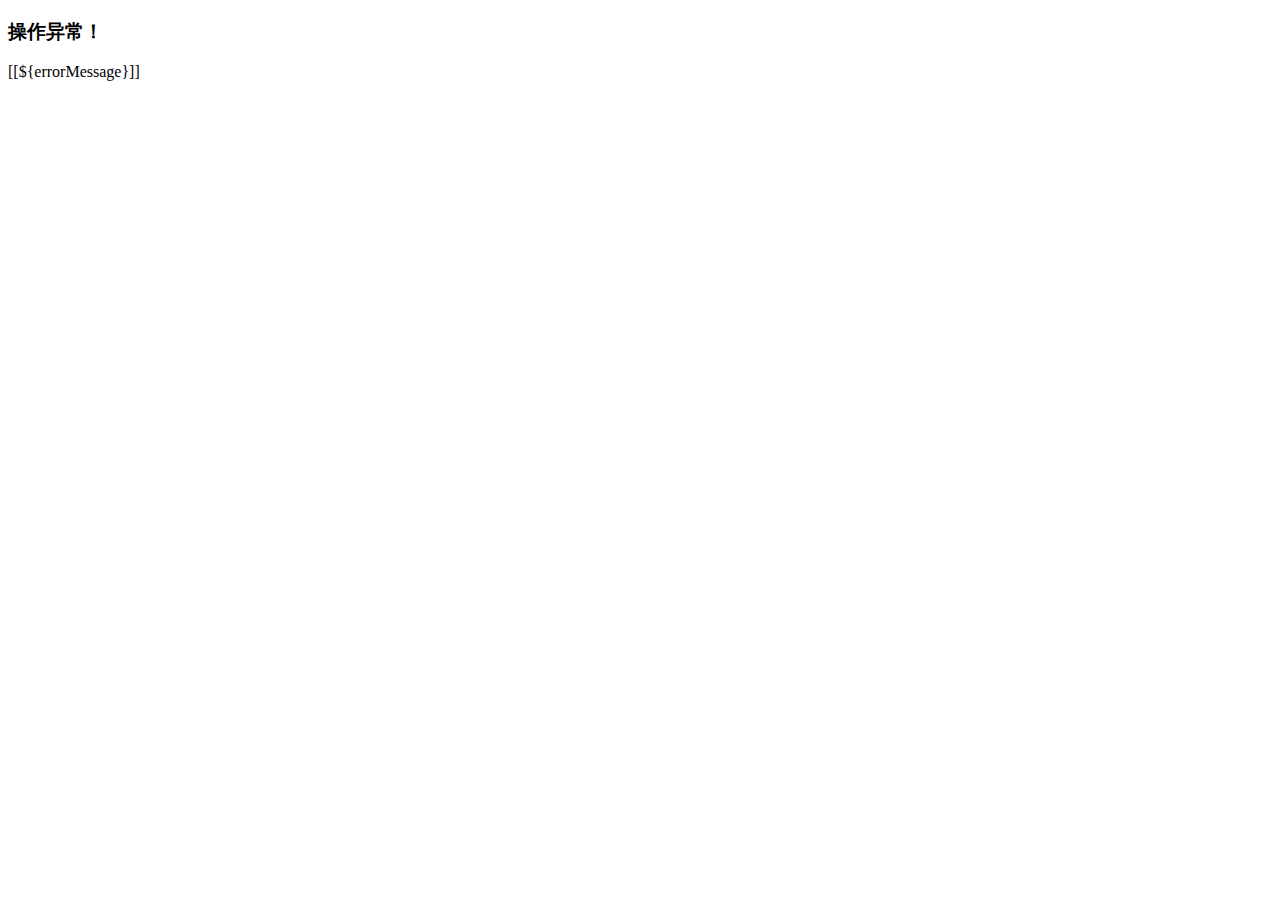
<file: src/main/resources/templates/error/business.html>
<!DOCTYPE html>
<html lang="zh">
<head>
    <meta charset="utf-8">
    <meta name="viewport" content="width=device-width, initial-scale=1.0">
    <title>RuoYi - 403</title>
	<link th:href="@{/css/bootstrap.min.css}" rel="stylesheet"/>
    <link th:href="@{/css/animate.css}" rel="stylesheet"/>
    <link th:href="@{/css/style.css}" rel="stylesheet"/>
</head>
<body class="gray-bg">
    <div class="middle-box text-center animated fadeInDown">
        <h3 class="font-bold">操作异常！</h3>

        <div class="error-desc">
            [[${errorMessage}]]
        </div>
    </div>
</body>
</html>
</file>
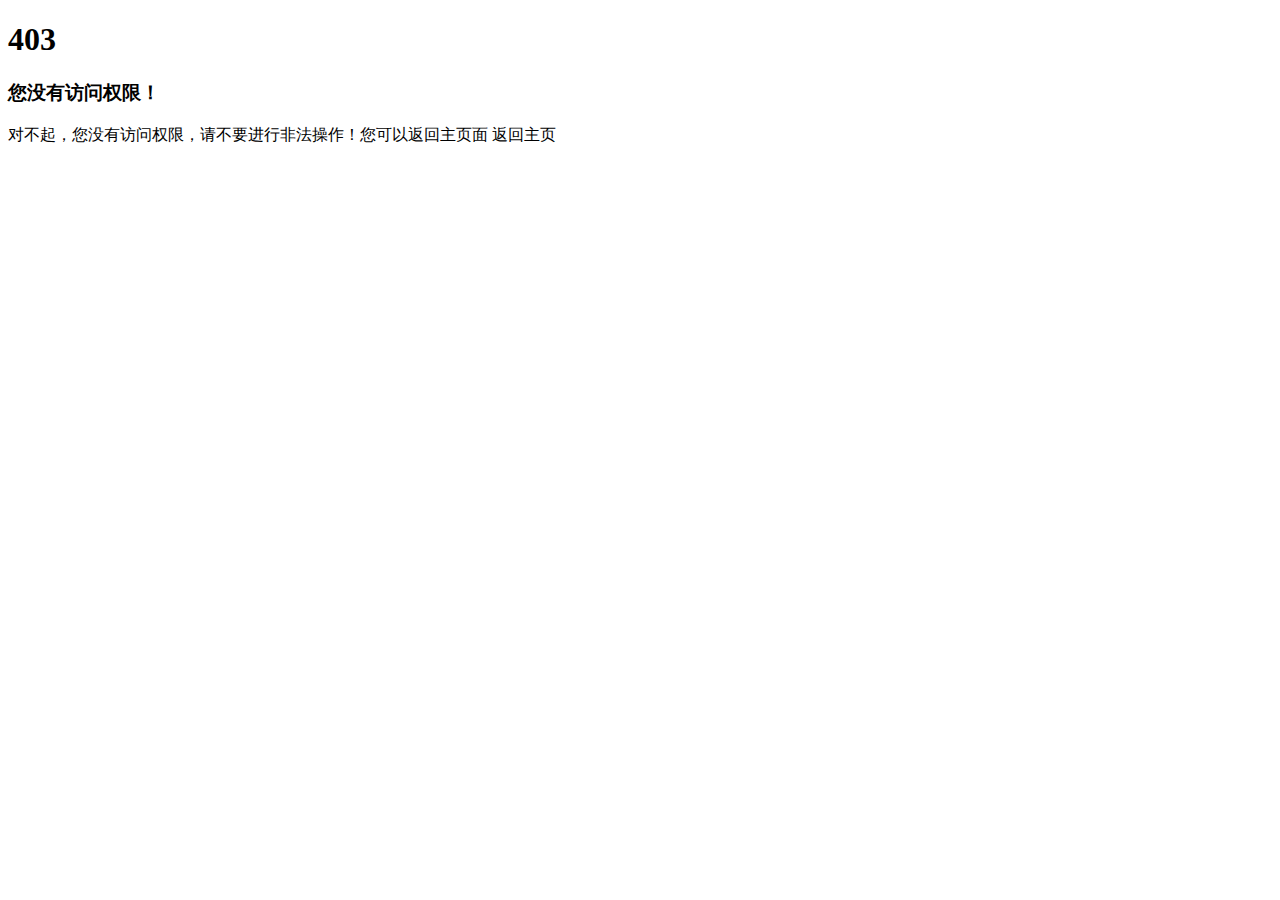
<file: src/main/resources/templates/error/unauth.html>
<!DOCTYPE html>
<html lang="zh">
<head>
    <meta charset="utf-8">
    <meta name="viewport" content="width=device-width, initial-scale=1.0">
    <title>RuoYi - 403</title>
	<link th:href="@{/css/bootstrap.min.css}" rel="stylesheet"/>
    <link th:href="@{/css/animate.css}" rel="stylesheet"/>
    <link th:href="@{/css/style.css}" rel="stylesheet"/>
</head>
<body class="gray-bg">
    <div class="middle-box text-center animated fadeInDown">
        <h1>403</h1>
        <h3 class="font-bold">您没有访问权限！</h3>

        <div class="error-desc">
                                对不起，您没有访问权限，请不要进行非法操作！您可以返回主页面
            <a th:href="javascript:index()" class="btn btn-outline btn-primary btn-xs">返回主页</a>
        </div>
    </div>
    <script th:inline="javascript">
      var ctx = [[@{/}]];
      function index() {
          window.parent.frames.location.href = ctx + "index";
      }
    </script>
</body>
</html>
</file>
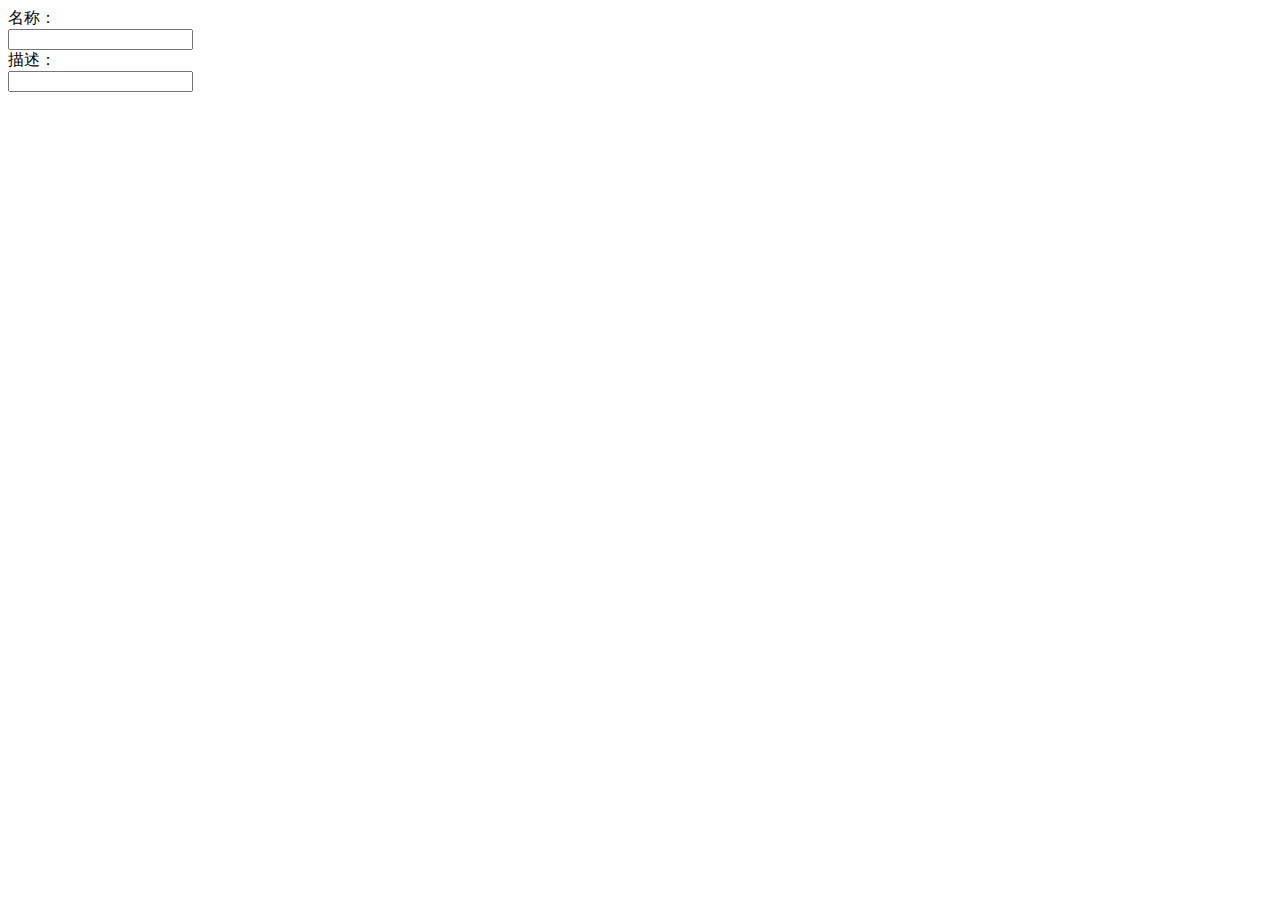
<file: src/main/resources/templates/bus/DictMediaType/add.html>
<!DOCTYPE html>
<html lang="zh" xmlns:th="http://www.thymeleaf.org" >
<head>
    <th:block th:include="include :: header('新增媒体类型管理')" />
</head>
<body class="white-bg">
    <div class="wrapper wrapper-content animated fadeInRight ibox-content">
        <form class="form-horizontal m" id="form-DictMediaType-add">
            <div class="form-group">    
                <label class="col-sm-3 control-label is-required">名称：</label>
                <div class="col-sm-8">
                    <input name="mediaTypeName" class="form-control" type="text" required>
                </div>
            </div>
            <div class="form-group">    
                <label class="col-sm-3 control-label">描述：</label>
                <div class="col-sm-8">
                    <input name="mediaTypeDescription" class="form-control" type="text">
                </div>
            </div>
        </form>
    </div>
    <th:block th:include="include :: footer" />
    <script type="text/javascript">
        var prefix = ctx + "bus/DictMediaType"
        $("#form-DictMediaType-add").validate({
            focusCleanup: true
        });

        function submitHandler() {
            if ($.validate.form()) {
                $.operate.save(prefix + "/add", $('#form-DictMediaType-add').serialize());
            }
        }
    </script>
</body>
</html>
</file>
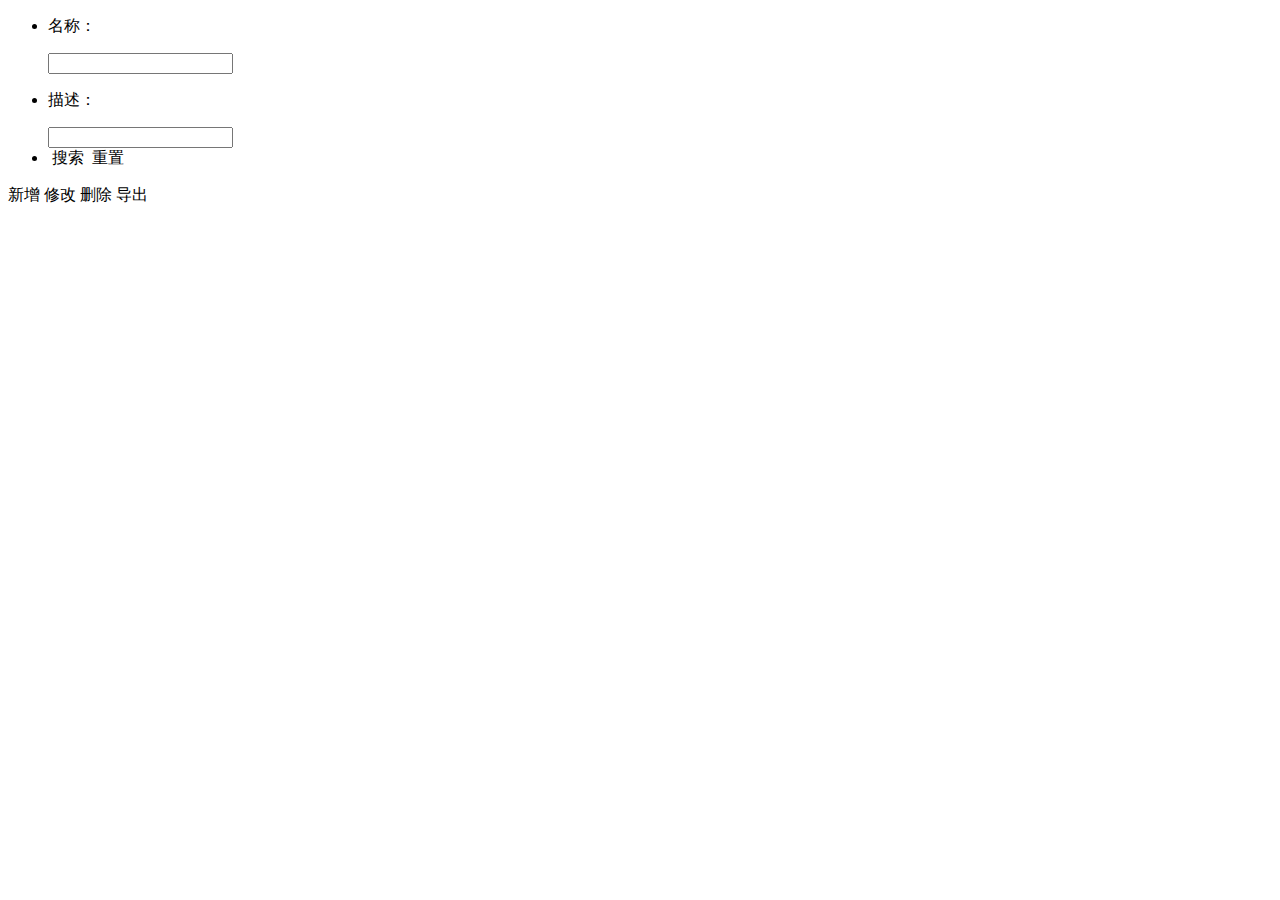
<file: src/main/resources/templates/bus/DictMediaType/DictMediaType.html>
<!DOCTYPE html>
<html lang="zh" xmlns:th="http://www.thymeleaf.org" xmlns:shiro="http://www.pollix.at/thymeleaf/shiro">
<head>
    <th:block th:include="include :: header('媒体类型管理列表')" />
</head>
<body class="gray-bg">
     <div class="container-div">
        <div class="row">
            <div class="col-sm-12 search-collapse">
                <form id="formId">
                    <div class="select-list">
                        <ul>
                            <li>
                                <p>名称：</p>
                                <input type="text" name="mediaTypeName"/>
                            </li>
                            <li>
                                <p>描述：</p>
                                <input type="text" name="mediaTypeDescription"/>
                            </li>
                            <li>
                                <a class="btn btn-primary btn-rounded btn-sm" onclick="$.table.search()"><i class="fa fa-search"></i>&nbsp;搜索</a>
                                <a class="btn btn-warning btn-rounded btn-sm" onclick="$.form.reset()"><i class="fa fa-refresh"></i>&nbsp;重置</a>
                            </li>
                        </ul>
                    </div>
                </form>
            </div>

            <div class="btn-group-sm" id="toolbar" role="group">
                <a class="btn btn-success" onclick="$.operate.add()" shiro:hasPermission="bus:DictMediaType:add">
                    <i class="fa fa-plus"></i> 新增
                </a>
                <a class="btn btn-primary single disabled" onclick="$.operate.edit()" shiro:hasPermission="bus:DictMediaType:edit">
                    <i class="fa fa-edit"></i> 修改
                </a>
                <a class="btn btn-danger multiple disabled" onclick="$.operate.removeAll()" shiro:hasPermission="bus:DictMediaType:remove">
                    <i class="fa fa-remove"></i> 删除
                </a>
                <a class="btn btn-warning" onclick="$.table.exportExcel()" shiro:hasPermission="bus:DictMediaType:export">
                    <i class="fa fa-download"></i> 导出
                 </a>
            </div>
            <div class="col-sm-12 select-table table-striped">
                <table id="bootstrap-table"></table>
            </div>
        </div>
    </div>
    <th:block th:include="include :: footer" />
    <script th:inline="javascript">
        var filterVisibleFields = {};
        filterVisibleFields["mediaTypeId"] = '1';
        filterVisibleFields["mediaTypeName"] = '1';
        filterVisibleFields["mediaTypeDescription"] = '0';
        filterVisibleFields["createTime"] = '1';
        filterVisibleFields["updateTime"] = '1';
        filterVisibleFields["createBy"] = '1';
        var listVisibleFields = {};
        listVisibleFields["mediaTypeId"] = '1';
        listVisibleFields["mediaTypeName"] = '1';
        listVisibleFields["mediaTypeDescription"] = '0';
        listVisibleFields["createTime"] = '1';
        listVisibleFields["updateTime"] = '1';
        listVisibleFields["createBy"] = '1';
        var editFlag = [[${@permission.hasPermi('bus:DictMediaType:edit')}]];
        var removeFlag = [[${@permission.hasPermi('bus:DictMediaType:remove')}]];
        var prefix = ctx + "bus/DictMediaType";

        $(function() {
            var options = {
                url: prefix + "/list",
                createUrl: prefix + "/add",
                updateUrl: prefix + "/edit/{id}",
                removeUrl: prefix + "/remove",
                exportUrl: prefix + "/export",
                modalName: "媒体类型管理",
                columns: [{
                    checkbox: true
                },
                {
                    field : 'mediaTypeId', 
                    title : 'id',
                    visible: false
                },
                {
                    field : 'mediaTypeName', 
                    title : '名称'
                },
                {
                    field : 'mediaTypeDescription', 
                    title : '描述'
                },
                {
                    title: '操作',
                    align: 'center',
                    formatter: function(value, row, index) {
                        var actions = [];
                        actions.push('<a class="btn btn-success btn-xs ' + editFlag + '" href="javascript:void(0)" onclick="$.operate.edit(\'' + row.mediaTypeId + '\')"><i class="fa fa-edit"></i>编辑</a> ');
                        actions.push('<a class="btn btn-danger btn-xs ' + removeFlag + '" href="javascript:void(0)" onclick="$.operate.remove(\'' + row.mediaTypeId + '\')"><i class="fa fa-remove"></i>删除</a>');
                        return actions.join('');
                    }
                }]
            };
            options.columns.forEach(element => {
                if(listVisibleFields[element.field] == '0') {
                    element.visible = false;
                }
            })
            $.table.init(options);
        });
        $("input[name^='MediaType' i]").each(function(i){
            var fieldName = $(this).attr('name');
            if(filterVisibleFields[fieldName] == '0') {
                $(this).parent().css("display", "none")
            }
        });
    </script>
</body>
</html>
</file>
